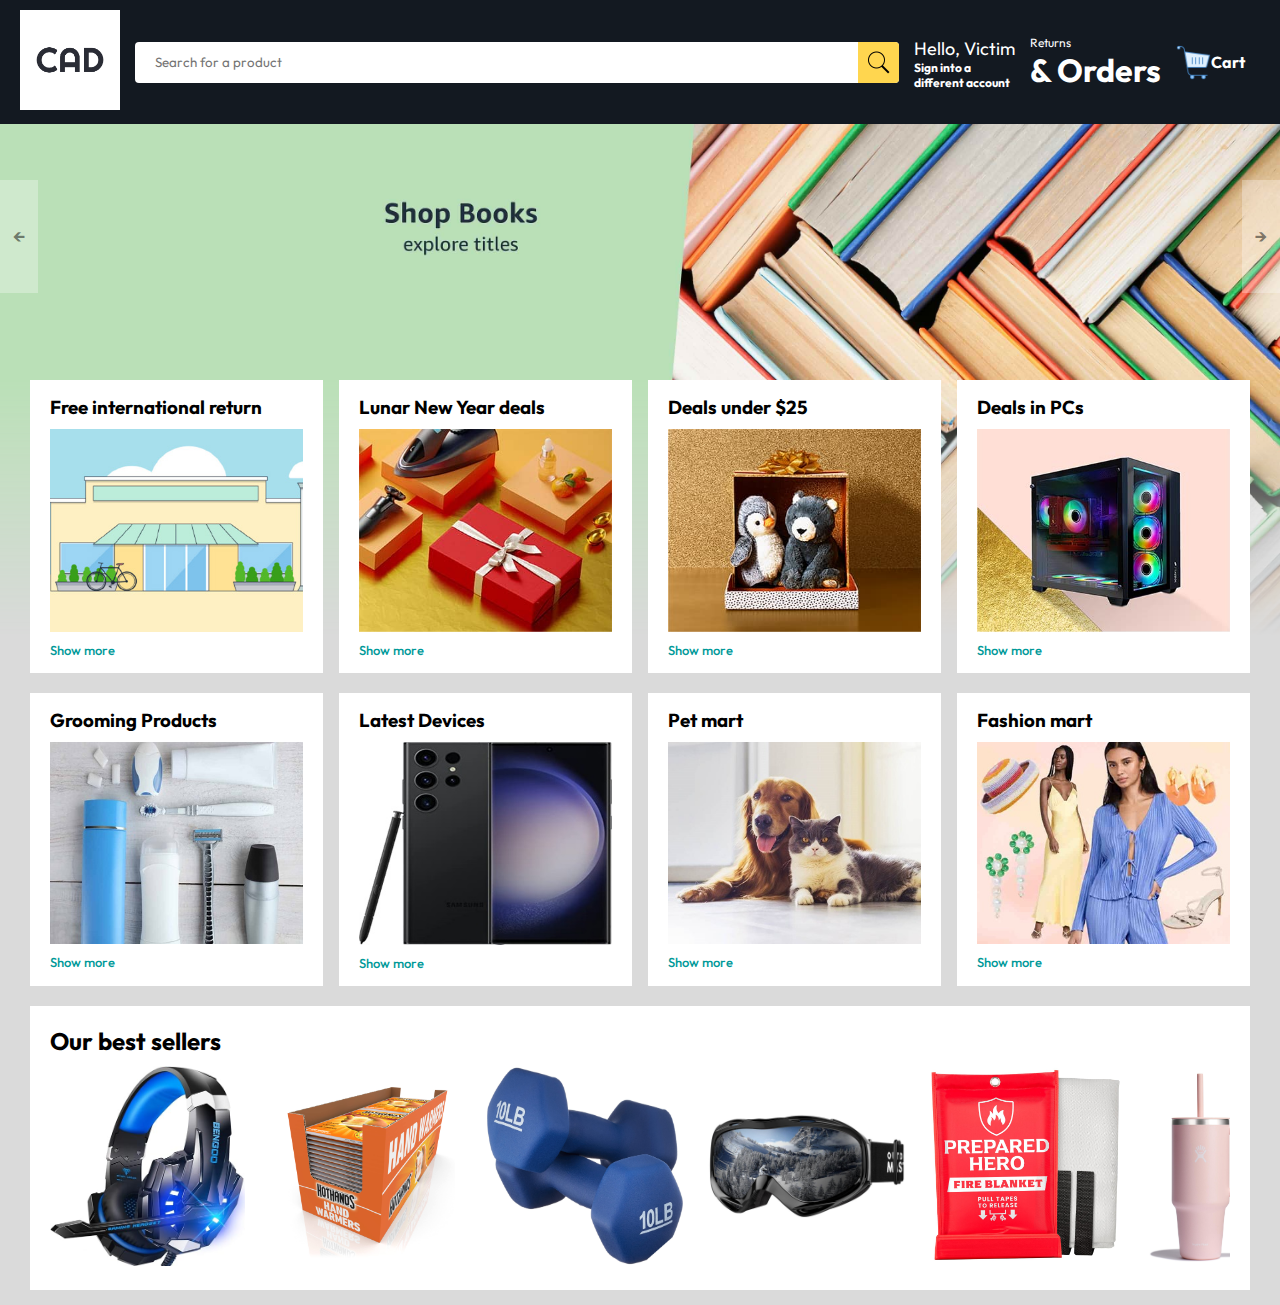
<file: index.html>
<!DOCTYPE html>
<html lang="en">
<head>
    <meta charset="UTF-8">
    <meta name="viewport" content="width=device-width, initial-scale=1.0">
    <title>Welcome!</title>
    <base href=".">
    <link rel="stylesheet" href="styles.css">

</head>
<body>
    <nav>
        <a href="/">
            <img src="./assets/logo-color.png" width="100">
        </a>
        <div class="nav-search">
            <input type="text" class="nav-search-input" placeholder="Search for a product">
            <img src="./assets/search.png" class="nav-search-icon" alt="search icon">
        </div>
        <div class="nav-text">
            <p style="font-size: 18px;">Hello, Victim</p>
            <h5><a href="signin.html">Sign into a different account</a></h5>
        </div>
        <div class="nav-text">
            <p>Returns</p>
            <h1>& Orders</h1>
        </div>
        <a class="nav-cart">
            <img src="./assets/cart.png" width="35px">
            <h4>Cart</h4>
        </a>
    </nav>
    <div class="header-slider">
        <a href="#" class="control_prev">&#8592</a>
        <a href="#" class="control_next">&#8594</a>
        <ul>
            <img src="./assets/sub-assets/header1.jpg" class="header-img" alt="header image">
            <img src="./assets/sub-assets/header2.jpg" class="header-img" alt="header image">
            <img src="./assets/sub-assets/header3.jpg" class="header-img" alt="header image">
            <img src="./assets/sub-assets/header4.jpg" class="header-img" alt="header image">
            <img src="./assets/sub-assets/header5.jpg" class="header-img" alt="header image">
            <img src="./assets/sub-assets/header6.jpg" class="header-img" alt="header image">
        </ul>
    </div>
    <div class="box-row header-box">
        <div class="box-col">
            <h3>Free international return</h3>
            <img src="./assets/sub-assets/box1-1.jpg" alt="">
            <a href="#">Show more</a>
        </div>
        <div class="box-col">
            <h3>Lunar New Year deals</h3>
            <img src="./assets/sub-assets/box1-2.jpg" alt="">
            <a href="#">Show more</a>
        </div>
        <div class="box-col">
            <h3>Deals under $25</h3>
            <img src="./assets/sub-assets/box1-3.jpg" alt="">
            <a href="#">Show more</a>
        </div>
        <div class="box-col">
            <h3>Deals in PCs</h3>
            <img src="./assets/sub-assets/box1-4.jpg" alt="">
            <a href="#">Show more</a>
        </div>
    </div>
    
    <div class="box-row">
        <div class="box-col">
            <h3>Grooming Products</h3>
            <img src="./assets/sub-assets/box2-1.jpg" alt="">
            <a href="#">Show more</a>
        </div>
        <div class="box-col">
            <h3>Latest Devices</h3>
            <img src="./assets/sub-assets/box2-2.jpg" alt="">
            <a href="#">Show more</a>
        </div>
        <div class="box-col">
            <h3>Pet mart</h3>
            <img src="./assets/sub-assets/box2-3.jpg" alt="">
            <a href="#">Show more</a>
        </div>
        <div class="box-col">
            <h3>Fashion mart</h3>
            <img src="./assets/sub-assets/box2-4.jpg" alt="">
            <a href="#">Show more</a>
        </div>
    </div>
    <div class="products-slider">
        <h2>Our best sellers</h2>
        <div class="products">
            <a href="product.html">
                <img src="./assets/sub-assets/product_img.jpg" alt="">
            </a>
            <img src="./assets/sub-assets/product1-1.jpg" alt="">
            <img src="./assets/sub-assets/product1-2.jpg" alt="">
            <img src="./assets/sub-assets/product1-3.jpg" alt="">
            <img src="./assets/sub-assets/product1-4.jpg" alt="">
            <img src="./assets/sub-assets/product1-5.jpg" alt="">
            <img src="./assets/sub-assets/product1-6.jpg" alt="">
            <img src="./assets/sub-assets/product1-7.jpg" alt="">
            <img src="./assets/sub-assets/product1-8.jpg" alt="">
            <img src="./assets/sub-assets/product1-9.jpg" alt="">
            <img src="./assets/sub-assets/product1-10.jpg" alt="">
        </div>
    </div>
    <script type="module" src="script.js"></script>
</body>
</html>
</file>
<file: styles.css>
@import url('https://fonts.googleapis.com/css2?family=Outfit:wght@100..900&display=swap');

*{
    padding: 0;
    margin: 0;
    box-sizing: border-box;
    font-family: Outfit, sans-serif;
}

body{
    background-color: #dadada;
}

a{
    text-decoration: none;
    color: inherit;
}

nav{
    display: flex;
    align-items: center;
    justify-content: space-between;
    background-color: #131921;
    padding: 10px 20px;
    color: #fff;
}

.nav-search{
    flex: 1;
    display: flex;
    align-items: center;
    background: #fff;
    color: grey;
    max-width: 1000px;
    border-radius: 4px;
    margin-left: 15px;
}

.nav-search-input{
    border: none;
    outline: none;
    padding-left: 20px;
    width: 100%;
}

.nav-search-icon{
    max-width: 41px;
    padding: 8px;
    background-color: #ffd64f;
    border-radius: 0 4px 4px 0;
}

.nav-text{
    margin-left: 15px;
}

.nav-text p{
    font-size: 12px;
}

.nav-text h5{
    margin-bottom: -2px;
    max-width: 100px;
    font-size: 12px;
}

.nav-cart{
    display: flex;
    align-items: center;
    margin: 0px 15px;
}

.header-slider ul{
    display: flex;
    overflow-y: hidden;
}

.header-img{
    max-width: 100%;
    mask-image: linear-gradient(to bottom, #000000 50%, transparent 100%);
}

.header-slider a{
    position: absolute;
    top: 20%;
    z-index: 1;
    padding: 5vh 1vw;
    background: #ffffff4f;
    color: #0000007b;
    text-decoration: none;
    font-weight: 600;
    font-size: 18px;
    /* cursor: pointer; */
}

.control_next{
    right: 0;
}

.box-row{
    display: flex;
    flex-wrap: wrap;
    row-gap: 20px;
    justify-content: space-between;
    margin: 20px 30px;
}

.box-col{
    display: flex;
    flex-direction: column;
    gap: 10px;
    padding: 15px 20px;
    background: #fff;
    max-width: 24%;
    min-height: 200px;
    z-index: 1;
}

.box-col a{
    font-size: 13px;
    color: #009999;
    font-weight: 500;
}

.header-box{
    margin-top: -20vw;
}

.products-slider{
    background: #fff;
    margin: 0 30px;
    padding: 20px;
    margin-bottom: 15px;
}

.products-slider .products{
    display: flex;
    overflow-x: auto;
    gap: 20px;
    margin-top: 10px;
}

.products-slider .products img{
    max-width: 200px;
    max-height: 200px;
}

.products-slider .products::-webkit-scrollbar{
    display: none;
}

.product-description ul{
    display: flex;
    flex-direction: column;
    gap: 10px;
    margin-left: 30px;
}

.product-stock{
    margin: 15px 0;
    color: green;
    font-weight: 400;
}
</file>
